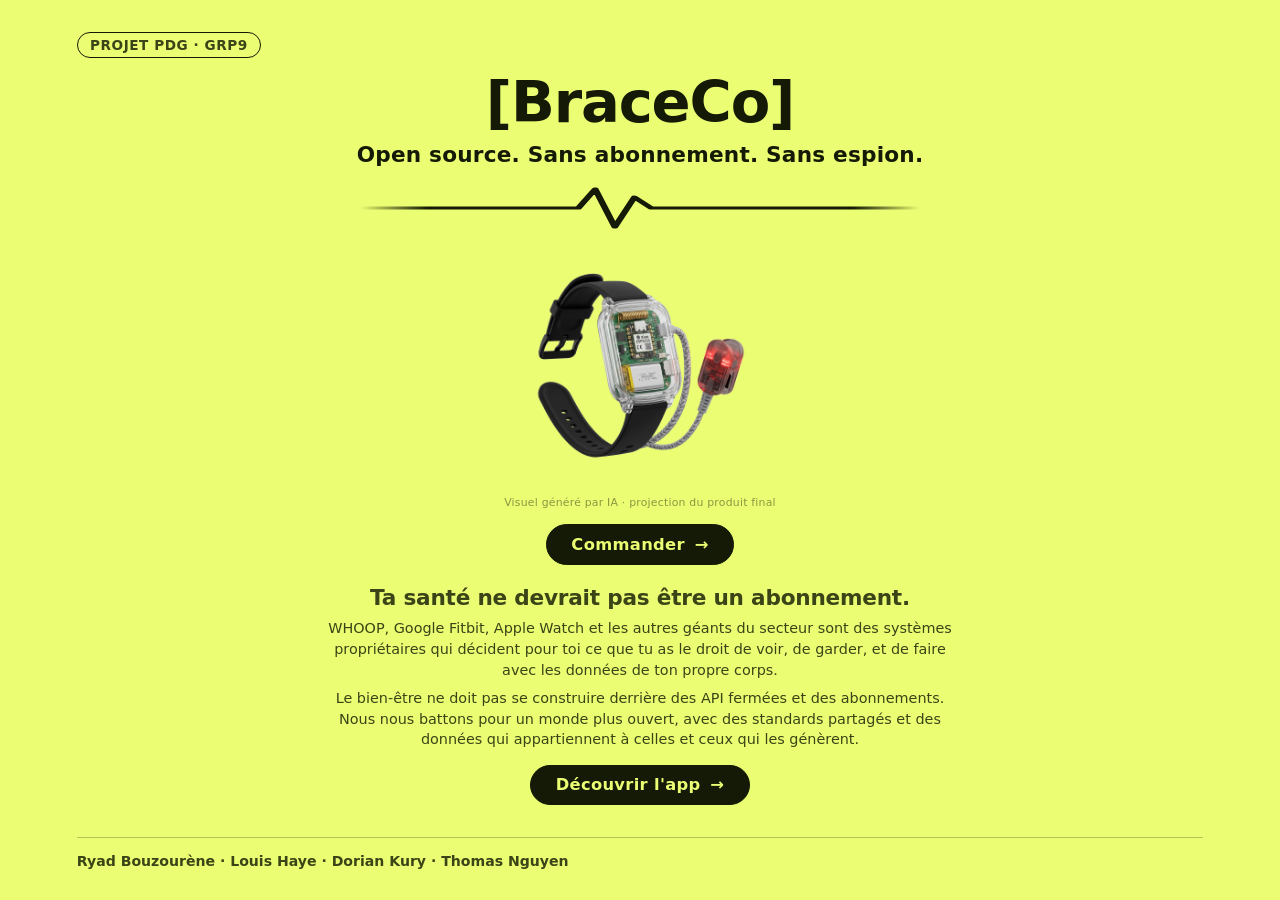
<file: index.html>
<!doctype html>
<html lang="fr">
<head>
  <meta charset="utf-8">
  <meta name="viewport" content="width=device-width, initial-scale=1">
  <title>Montre connectée — Suivi santé au quotidien</title>
  <style>
    :root {
      --bg: #EBFD73;               /* aligné sur le fond de mockup3.jpg */
      --ink: #141a05;
      --ink-soft: #3a4416;
    }

    * { box-sizing: border-box; }

    /* La page est dimensionnée pour tenir en un écran : aucune barre de scroll
       n'apparaît. Pas d'overflow:hidden pour autant — si des métriques de police
       différentes débordent de quelques pixels, mieux vaut scroller que perdre
       le pied de page en silence. */
    html, body {
      height: auto;
      margin: 0;
    }

    body {
      background: var(--bg);
      color: var(--ink);
      font-family: system-ui, -apple-system, "Segoe UI", Roboto, sans-serif;
      -webkit-font-smoothing: antialiased;
    }

    .page {
      min-height: 100vh;
      display: flex;
      flex-direction: column;
      padding: clamp(1rem, 3.5vh, 2.5rem) clamp(1.5rem, 6vw, 5rem);
    }

    /* En-tête léger */
    .topbar {
      display: flex;
      align-items: center;
      justify-content: space-between;
      flex-wrap: wrap;
      gap: 0.5rem;
      font-size: clamp(0.72rem, 1.6vw, 0.85rem);
      font-weight: 600;
      letter-spacing: 0.04em;
      text-transform: uppercase;
      color: var(--ink-soft);
    }

    .topbar .tag {
      border: 1.5px solid var(--ink);
      border-radius: 999px;
      padding: 0.3em 0.9em;
    }

    /* Hero central : l'espace entre les blocs est confié à des marges
       flexibles (margin-top: auto sur les sections), pas à des gaps fixes —
       la respiration s'adapte à la hauteur d'écran au lieu d'être figée. */
    .hero {
      flex: 1;
      display: flex;
      flex-direction: column;
      align-items: center;
      justify-content: center;
      text-align: center;
    }

    .hero h1 {
      margin: 0;
      font-size: clamp(2.4rem, 8.5vw, 5.2rem);
      line-height: 1.02;
      letter-spacing: -0.02em;
      font-weight: 800;
    }

    .tagline {
      margin: clamp(0.7rem, 2vh, 1.3rem) 0 0;
      font-size: clamp(0.95rem, 2.6vw, 1.35rem);
      font-weight: 700;
      letter-spacing: 0.01em;
    }
    .tagline .dot { color: var(--ink-soft); font-weight: 400; margin: 0 0.15em; }

    /* Ligne ECG animée — seul mouvement de la page, et il est thématique. */
    .pulse {
      width: min(560px, 80vw);
      height: clamp(34px, 6vh, 56px);
      margin-top: clamp(1rem, 3vh, 2rem);
      overflow: hidden;
      -webkit-mask-image: linear-gradient(90deg, transparent, #000 12%, #000 88%, transparent);
              mask-image: linear-gradient(90deg, transparent, #000 12%, #000 88%, transparent);
    }
    .pulse svg {
      display: block;
      height: 100%;
      width: 200%;
      animation: ecg-scroll 2.6s linear infinite;
    }
    .pulse path {
      fill: none;
      stroke: var(--ink);
      stroke-width: 2.4;
      stroke-linecap: round;
      stroke-linejoin: round;
    }
    @keyframes ecg-scroll {
      from { transform: translateX(0); }
      to   { transform: translateX(-50%); }
    }

    /* Produit */
    .showcase {
      display: flex;
      flex-direction: column;
      align-items: center;
      margin-top: clamp(1.2rem, 4vh, 2.6rem);
    }

    /* Le fond du JPEG est exactement --bg : aucune ombre ni cadre, il flotte.
       (Une ombre est impossible ici : le JPEG est opaque, donc drop-shadow
       dessinerait son rectangle et non la silhouette du produit.) */
    .showcase img {
      width: auto;
      height: auto;
      max-width: min(360px, 66vw);
      max-height: 28vh;
      object-fit: contain;
      display: block;
    }

    /* Mention discrète : présente pour l'honnêteté, pas pour attirer l'œil. */
    .disclaimer {
      margin: 0.6rem 0 0;
      font-size: clamp(0.58rem, 1.2vw, 0.68rem);
      font-weight: 400;
      letter-spacing: 0.02em;
      line-height: 1.4;
      color: rgba(20, 26, 5, 0.45);
    }

    .cta {
      display: inline-flex;
      align-items: center;
      gap: 0.6em;
      margin-top: clamp(1rem, 2.6vh, 1.8rem);
      background: var(--ink);
      color: var(--bg);
      border: 1.5px solid var(--ink);
      border-radius: 999px;
      padding: 0.7em 1.7em;
      font-size: clamp(0.88rem, 2vw, 1.02rem);
      font-weight: 700;
      letter-spacing: 0.02em;
      text-decoration: none;
    }
    .cta .arrow { transition: transform 0.18s ease; }
    .cta:hover .arrow { transform: translateX(3px); }


    /* Bloc manifeste */
    .manifesto {
      max-width: 62ch;
      display: flex;
      flex-direction: column;
      gap: clamp(0.5rem, 1.6vh, 1rem);
      margin-top: clamp(1.6rem, 5vh, 3.2rem);
    }
    .manifesto .lead {
      margin: 0;
      font-size: clamp(1.1rem, 3vw, 1.7rem);
      font-weight: 800;
      letter-spacing: -0.01em;
      line-height: 1.15;
    }
    .manifesto p {
      margin: 0;
      font-size: clamp(0.82rem, 1.9vw, 1rem);
      line-height: 1.5;
      color: var(--ink-soft);
    }

    /* Pied de page */
    .footer {
      display: flex;
      align-items: baseline;
      justify-content: space-between;
      flex-wrap: wrap;
      gap: 0.4rem 1rem;
      margin-top: clamp(1.2rem, 3.5vh, 2.4rem);
      font-size: clamp(0.7rem, 1.7vw, 0.88rem);
      color: var(--ink-soft);
      border-top: 1.5px solid rgba(20, 26, 5, 0.25);
      padding-top: clamp(0.6rem, 1.6vh, 1rem);
    }
    .footer .team { font-weight: 600; }

    /* Palier compact : sur un laptop (~810px de viewport utile) tout doit
       tenir sans scroll. On resserre le titre et les interlignes. */
    @media (max-height: 1100px) {
      .hero h1 { font-size: clamp(2.1rem, 6vw, 3.6rem); }
      .tagline { margin-top: 0.6rem; }
      .pulse { margin-top: 0.9rem; }
      .showcase { margin-top: 1rem; }
      .showcase img { max-height: 26vh; }
      .cta { margin-top: 0.9rem; padding: 0.6em 1.5em; }
      .manifesto { margin-top: 1.3rem; gap: 0.45rem; }
      .manifesto .lead { font-size: clamp(1rem, 2.4vw, 1.35rem); }
      .manifesto p { font-size: clamp(0.78rem, 1.6vw, 0.9rem); line-height: 1.45; }
      .footer { margin-top: 1rem; }
    }

    /* En dessous, plus rien ne peut tenir en un écran : on laisse la page
       scroller et on rend au produit une taille décente. */
    @media (max-height: 780px) {
      .page { min-height: auto; }
      .showcase img { max-height: 30vh; }
    }

    @media (max-width: 700px) {
      .page { min-height: auto; }
      .showcase img { max-width: 78vw; max-height: 34vh; }
      .manifesto { max-width: 100%; }
    }

    @media (prefers-reduced-motion: reduce) {
      .pulse svg { animation: none; }
    }
  </style>
</head>
<body>
  <main class="page">
    <header class="topbar">
      <span class="tag">Projet PDG · GRP9</span>
    </header>

    <section class="hero">
      <h1>[BraceCo]</h1>
      <p class="tagline">
        Open source. Sans abonnement. Sans espion.
      </p>

      <div class="pulse" aria-hidden="true">
        <svg viewBox="0 0 400 40" preserveAspectRatio="none">
          <path d="M0 20 H72 l6 0 l6 -14 l7 28 l7 -22 l6 8 H200 H272 l6 0 l6 -14 l7 28 l7 -22 l6 8 H400" />
        </svg>
      </div>

      <div class="showcase">
        <img src="./mockup.jpg"
             alt="Le bracelet connecté : boîtier transparent laissant voir la carte ESP32-S3 et sa batterie, bracelet noir, capteur optique rouge déporté."
             width="1024" height="1024">

        <p class="disclaimer">
          Visuel généré par IA · projection du produit final
        </p>

        <a class="cta" href="commander.html">Commander <span class="arrow" aria-hidden="true">→</span></a>
      </div>

      <div class="manifesto">
        <p class="lead">Ta santé ne devrait pas être un abonnement.</p>
        <p>
          WHOOP, Google Fitbit, Apple Watch et les autres géants du secteur sont des
          systèmes propriétaires qui décident pour toi ce que tu as le droit de voir,
          de garder, et de faire avec les données de ton propre corps.
        </p>
        <p>
          Le bien-être ne doit pas se construire derrière des API fermées et des
          abonnements. Nous nous battons pour un monde plus ouvert, avec des standards
          partagés et des données qui appartiennent à celles et ceux qui les génèrent.
        </p>
      </div>

      <a class="cta" href="app.html">Découvrir l'app <span class="arrow" aria-hidden="true">→</span></a>
    </section>

    <footer class="footer">
      <span class="team">Ryad Bouzourène · Louis Haye · Dorian Kury · Thomas Nguyen</span>
    </footer>
  </main>
</body>
</html>
</file>
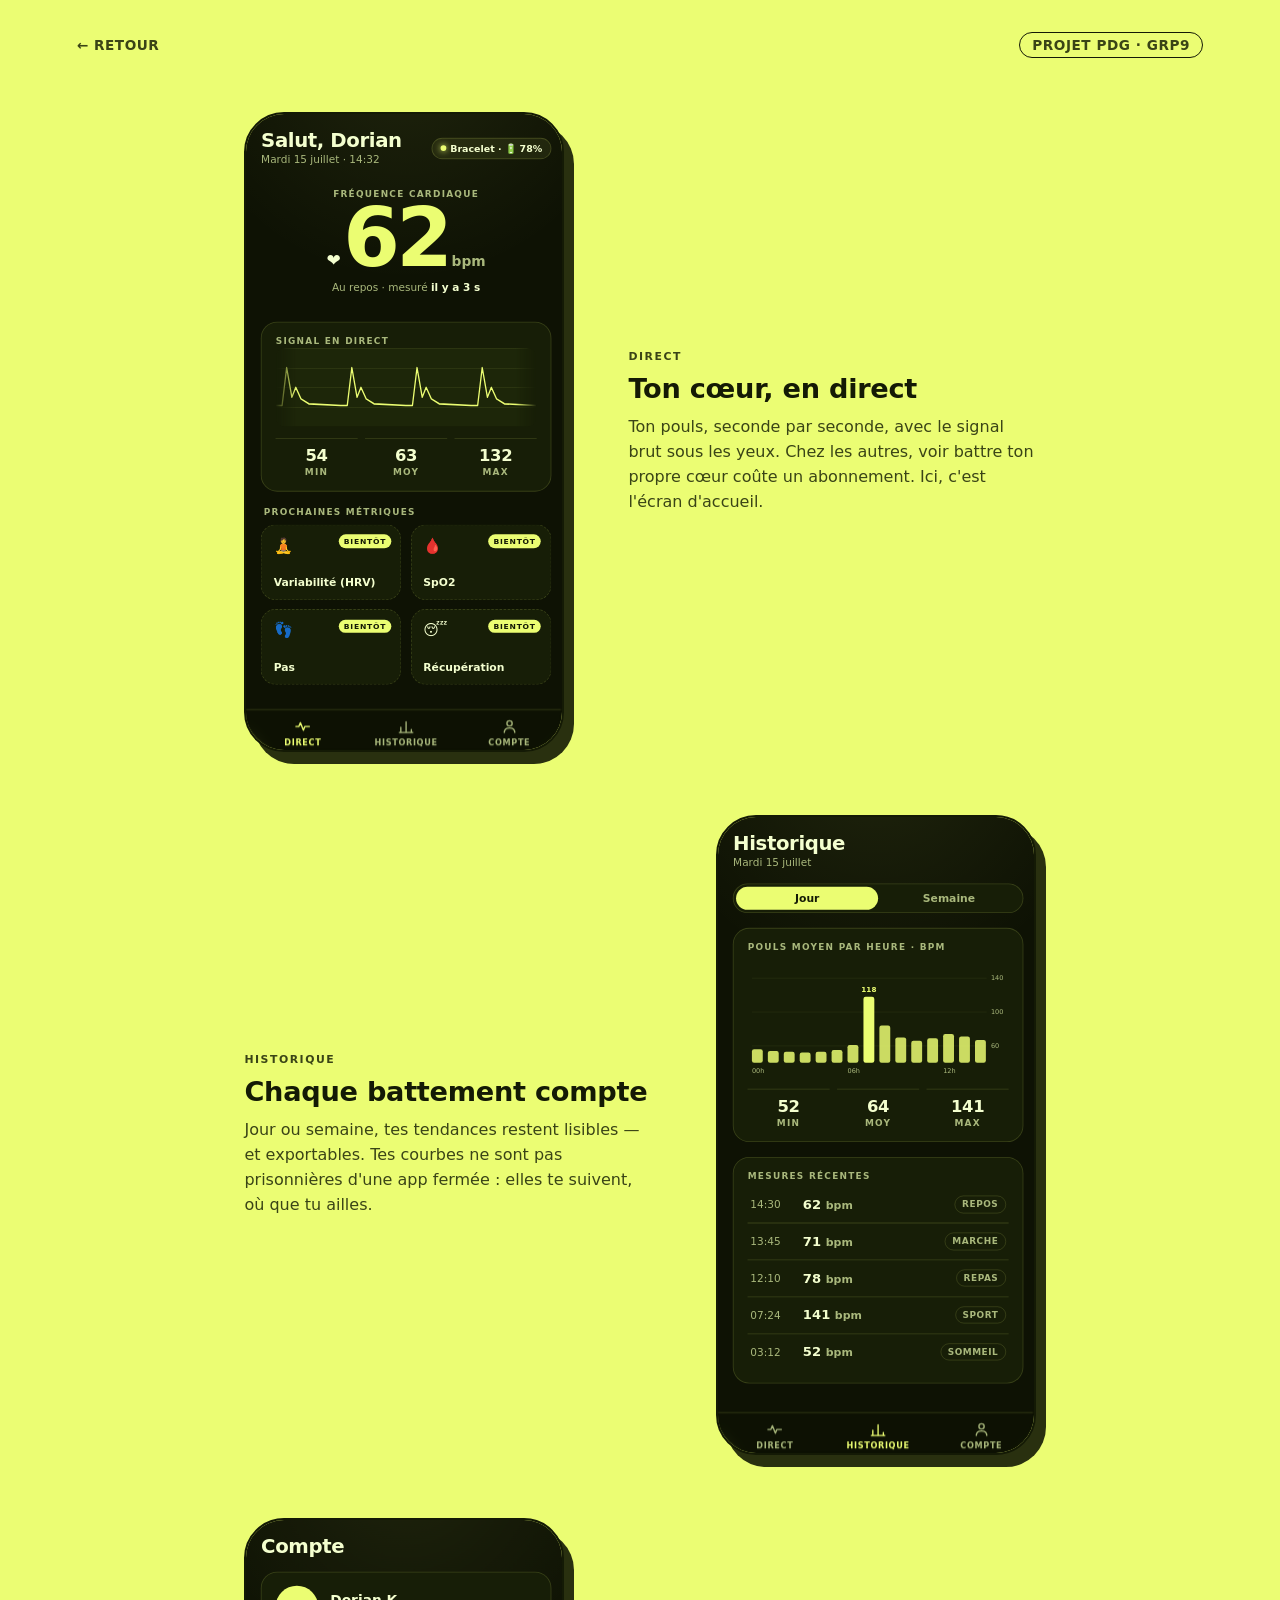
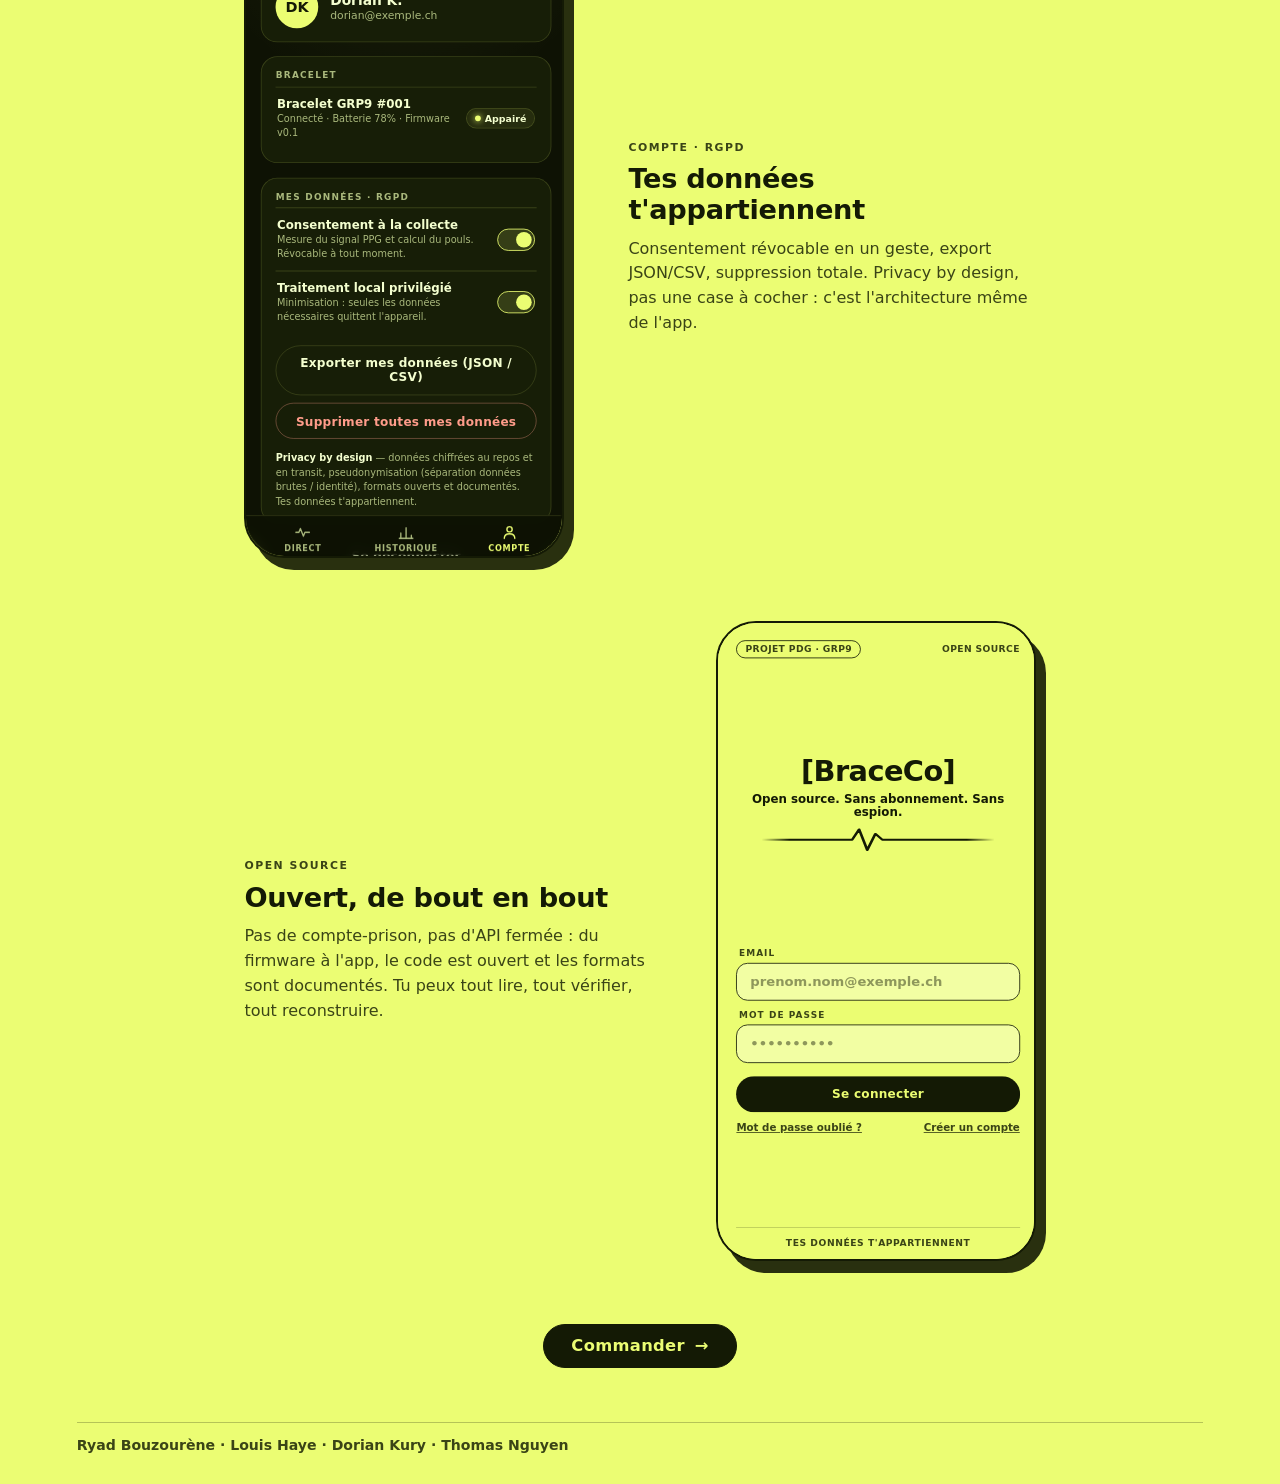
<file: app.html>
<!doctype html>
<html lang="fr">
<head>
  <meta charset="utf-8">
  <meta name="viewport" content="width=device-width, initial-scale=1">
  <title>Découvrir l'app — Montre connectée</title>
  <style>
    :root {
      --bg: #EBFD73;
      --ink: #141a05;
      --ink-soft: #3a4416;
    }

    * { box-sizing: border-box; }

    html, body {
      height: auto;
      margin: 0;
    }

    body {
      background: var(--bg);
      color: var(--ink);
      font-family: system-ui, -apple-system, "Segoe UI", Roboto, sans-serif;
      -webkit-font-smoothing: antialiased;
    }

    .page {
      min-height: 100vh;
      display: flex;
      flex-direction: column;
      padding: clamp(1rem, 3.5vh, 2.5rem) clamp(1.5rem, 6vw, 5rem);
    }

    /* En-tête léger, repris de la landing */
    .topbar {
      display: flex;
      align-items: center;
      justify-content: space-between;
      flex-wrap: wrap;
      gap: 0.5rem;
      font-size: clamp(0.72rem, 1.6vw, 0.85rem);
      font-weight: 600;
      letter-spacing: 0.04em;
      text-transform: uppercase;
      color: var(--ink-soft);
    }
    .topbar .tag {
      border: 1.5px solid var(--ink);
      border-radius: 999px;
      padding: 0.3em 0.9em;
    }
    .topbar .back {
      color: inherit;
      text-decoration: none;
    }
    .topbar .back:hover { color: var(--ink); }

    /* Vitrine : 4 rangées écran + texte, alternées gauche/droite. */
    .showcase-app {
      flex: 1;
      display: flex;
      flex-direction: column;
      align-items: center;
      gap: clamp(2.5rem, 7vh, 4.5rem);
      margin-top: clamp(2rem, 6vh, 3.5rem);
    }

    .feature {
      display: flex;
      align-items: center;
      justify-content: center;
      gap: clamp(1.6rem, 5vw, 4rem);
      width: 100%;
      max-width: 880px;
    }
    .feature--flip { flex-direction: row-reverse; }

    .feature-text { max-width: 40ch; }
    .feature-text .kicker {
      margin: 0 0 0.5rem;
      font-size: 0.68rem;
      font-weight: 800;
      letter-spacing: 0.14em;
      text-transform: uppercase;
      color: var(--ink-soft);
    }
    .feature-text h2 {
      margin: 0;
      font-size: clamp(1.15rem, 3vw, 1.7rem);
      font-weight: 800;
      letter-spacing: -0.01em;
      line-height: 1.12;
    }
    .feature-text p {
      margin: 0.7rem 0 0;
      font-size: clamp(0.84rem, 1.9vw, 1rem);
      line-height: 1.55;
      color: var(--ink-soft);
    }

    /* Cadre téléphone — reprend l'identité du cadre de mockup/styles.css
       (bordure encre 2.5px, radius 40px, ombre dure décalée).
       L'iframe est rendue à 390px de large : sous le seuil de 560px de la
       feuille du mockup, l'écran s'affiche donc en mode mobile plein cadre
       (sans son propre cadre téléphone), et c'est cette page qui dessine le
       cadre autour. Le scale ramène ces 390px à la largeur du .phone ;
       transform ne changeant pas la boîte de layout, la hauteur du cadre est
       fixée à 780px × scale. */
    .phone {
      flex: none;
      width: 320px;
      height: 640px; /* 780 × 0.821 */
      border: 2.5px solid var(--ink);
      border-radius: 40px;
      overflow: hidden;
      box-shadow: 10px 12px 0 rgba(20, 26, 5, 0.9);
      background: var(--ink);
    }
    .phone iframe {
      display: block;
      width: 390px;
      height: 780px;
      border: 0;
      pointer-events: none; /* vitrine statique : pas de navigation */
      transform: scale(0.821); /* 320 / 390 */
      transform-origin: top left;
    }

    /* CTA final : après la visite, on renvoie vers la commande. */
    .cta {
      display: inline-flex;
      align-items: center;
      gap: 0.6em;
      background: var(--ink);
      color: var(--bg);
      border: 1.5px solid var(--ink);
      border-radius: 999px;
      padding: 0.7em 1.7em;
      font-size: clamp(0.88rem, 2vw, 1.02rem);
      font-weight: 700;
      letter-spacing: 0.02em;
      text-decoration: none;
    }
    .cta .arrow { transition: transform 0.18s ease; }
    .cta:hover .arrow { transform: translateX(3px); }

    /* Pied de page, repris de la landing */
    .footer {
      display: flex;
      align-items: baseline;
      justify-content: space-between;
      flex-wrap: wrap;
      gap: 0.4rem 1rem;
      margin-top: clamp(2rem, 6vh, 3.5rem);
      font-size: clamp(0.7rem, 1.7vw, 0.88rem);
      color: var(--ink-soft);
      border-top: 1.5px solid rgba(20, 26, 5, 0.25);
      padding-top: clamp(0.6rem, 1.6vh, 1rem);
    }
    .footer .team { font-weight: 600; }

    @media (max-width: 700px) {
      .feature,
      .feature--flip {
        flex-direction: column;
        gap: 1.4rem;
      }
      .feature-text { text-align: center; max-width: 48ch; }
      .phone {
        width: 264px;
        height: 528px; /* 780 × 0.677 */
      }
      .phone iframe { transform: scale(0.677); } /* 264 / 390 */
    }
  </style>
</head>
<body>
  <main class="page">
    <header class="topbar">
      <a class="back" href="index.html">← Retour</a>
      <span class="tag">Projet PDG · GRP9</span>
    </header>

    <section class="showcase-app">
      <div class="feature">
        <div class="phone">
          <iframe src="mockup/dashboard.html" title="Écran Direct : fréquence cardiaque en temps réel"
                  loading="lazy" tabindex="-1" scrolling="no"></iframe>
        </div>
        <div class="feature-text">
          <p class="kicker">Direct</p>
          <h2>Ton cœur, en direct</h2>
          <p>
            Ton pouls, seconde par seconde, avec le signal brut sous les yeux.
            Chez les autres, voir battre ton propre cœur coûte un abonnement.
            Ici, c'est l'écran d'accueil.
          </p>
        </div>
      </div>

      <div class="feature feature--flip">
        <div class="phone">
          <iframe src="mockup/history.html" title="Écran Historique : pouls moyen par heure et mesures récentes"
                  loading="lazy" tabindex="-1" scrolling="no"></iframe>
        </div>
        <div class="feature-text">
          <p class="kicker">Historique</p>
          <h2>Chaque battement compte</h2>
          <p>
            Jour ou semaine, tes tendances restent lisibles — et exportables.
            Tes courbes ne sont pas prisonnières d'une app fermée :
            elles te suivent, où que tu ailles.
          </p>
        </div>
      </div>

      <div class="feature">
        <div class="phone">
          <iframe src="mockup/account.html" title="Écran Compte : consentement, export et suppression des données"
                  loading="lazy" tabindex="-1" scrolling="no"></iframe>
        </div>
        <div class="feature-text">
          <p class="kicker">Compte · RGPD</p>
          <h2>Tes données t'appartiennent</h2>
          <p>
            Consentement révocable en un geste, export JSON/CSV, suppression
            totale. Privacy by design, pas une case à cocher : c'est
            l'architecture même de l'app.
          </p>
        </div>
      </div>

      <div class="feature feature--flip">
        <div class="phone">
          <iframe src="mockup/login.html" title="Écran de connexion de l'app"
                  loading="lazy" tabindex="-1" scrolling="no"></iframe>
        </div>
        <div class="feature-text">
          <p class="kicker">Open source</p>
          <h2>Ouvert, de bout en bout</h2>
          <p>
            Pas de compte-prison, pas d'API fermée : du firmware à l'app,
            le code est ouvert et les formats sont documentés. Tu peux tout
            lire, tout vérifier, tout reconstruire.
          </p>
        </div>
      </div>

      <a class="cta" href="commander.html">Commander <span class="arrow" aria-hidden="true">→</span></a>
    </section>

    <footer class="footer">
      <span class="team">Ryad Bouzourène · Louis Haye · Dorian Kury · Thomas Nguyen</span>
    </footer>
  </main>
</body>
</html>
</file>
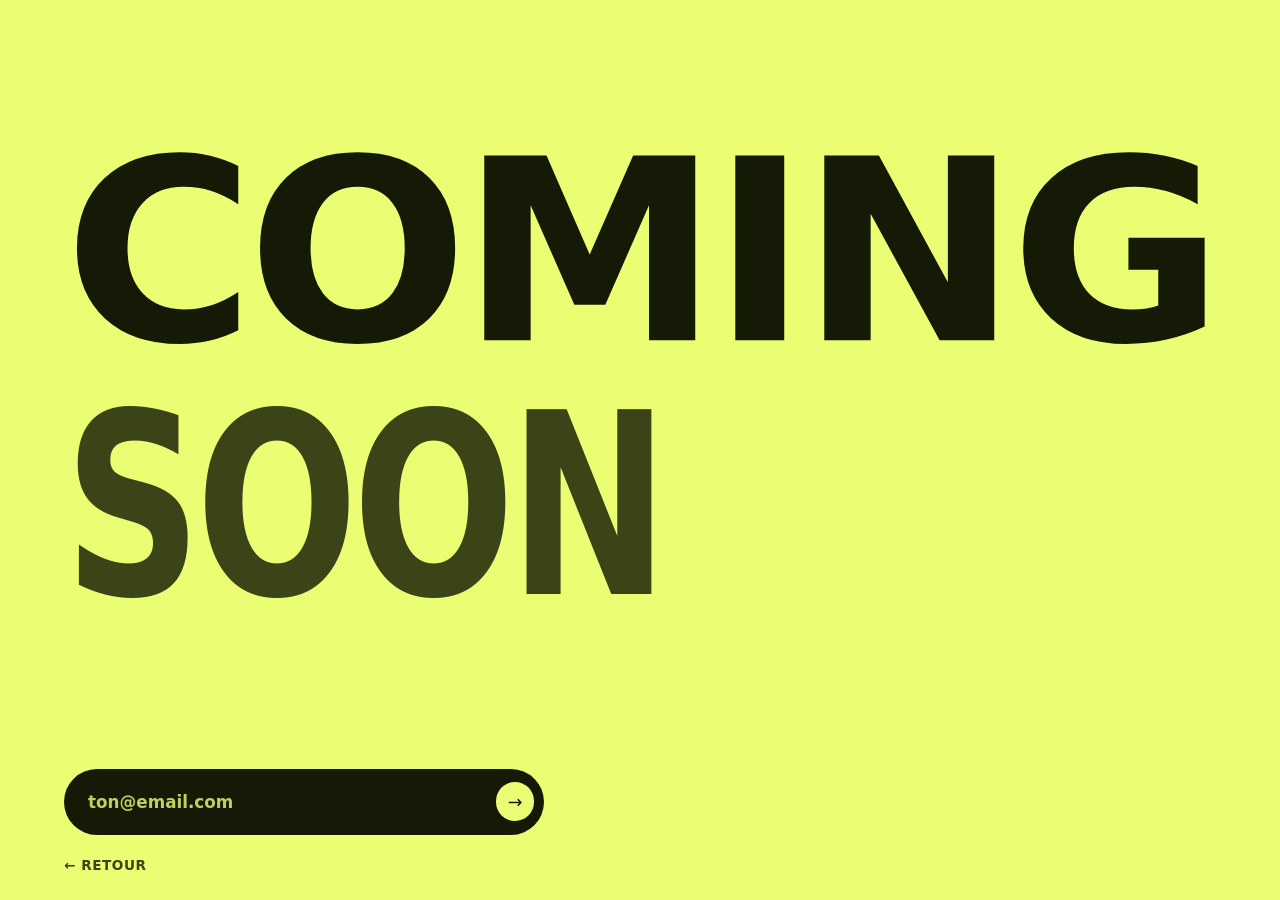
<file: commander.html>
<!doctype html>
<html lang="fr">
<head>
  <meta charset="utf-8">
  <meta name="viewport" content="width=device-width, initial-scale=1">
  <title>Commander — bientôt disponible</title>
  <style>
    :root {
      --bg: #EBFD73;               /* même fond que la page principale */
      --ink: #141a05;
      --ink-soft: #3a4416;
      --ink-faint: rgba(20, 26, 5, 0.35);
    }

    * { box-sizing: border-box; }

    html, body {
      height: 100%;
      margin: 0;
      overflow: hidden;
    }

    body {
      background: var(--bg);
      color: var(--ink);
      font-family: system-ui, -apple-system, "Segoe UI", Roboto, sans-serif;
      -webkit-font-smoothing: antialiased;
    }

    .page {
      min-height: 100vh;
      display: flex;
      flex-direction: column;
      padding: clamp(1rem, 3vh, 2rem) clamp(1.25rem, 5vw, 4rem);
      gap: clamp(0.8rem, 2.5vh, 1.6rem);
    }

    /* Titre : COMING remplit toute la largeur (textLength + lengthAdjust,
       stable quelle que soit la fonte). SOON, plus petit, reste calé à
       gauche — l'asymétrie fait respirer la page. */
    .soon {
      flex: 1;
      margin: 0;
      display: flex;
      flex-direction: column;
      justify-content: center;
      gap: 0;
    }
    .soon svg {
      display: block;
      width: 100%;
      overflow: visible;
    }
    .soon svg.l2 { width: 52%; }
    .soon text {
      font-family: inherit;
      font-weight: 900;
      letter-spacing: -0.03em;
    }
    .soon .l1 text { fill: var(--ink); }
    .soon .l2 text { fill: var(--ink-soft); }

    .soon .l1 { opacity: 0; animation: rise 0.7s ease 0.1s forwards; }
    .soon .l2 { opacity: 0; animation: rise 0.7s ease 0.25s forwards; }

    @keyframes rise {
      from { opacity: 0; transform: translateY(14px); }
      to   { opacity: 1; transform: translateY(0); }
    }

    /* Ligne email : la seule tache sombre de la page, impossible à rater. */
    .signup {
      opacity: 0;
      animation: rise 0.6s ease 0.5s forwards;
      max-width: 30rem;
    }

    .field {
      display: flex;
      align-items: center;
      gap: 1rem;
      background: var(--ink);
      border-radius: 999px;
      padding: 0.85em 0.6em 0.85em 1.5em;
    }

    .field input {
      flex: 1;
      min-width: 0;
      background: none;
      border: 0;
      padding: 0;
      color: var(--bg);
      font: inherit;
      font-size: clamp(0.9rem, 2vw, 1.05rem);
      font-weight: 600;
      cursor: pointer;
    }
    .field input::placeholder { color: rgba(235, 253, 115, 0.8); }
    .field input:focus { outline: none; }

    .field button {
      background: var(--bg);
      border: 0;
      border-radius: 999px;
      width: 2.2em;
      height: 2.2em;
      flex-shrink: 0;
      display: grid;
      place-items: center;
      color: var(--ink);
      font: inherit;
      font-size: 1.1rem;
      cursor: pointer;
      transition: transform 0.18s ease;
    }
    .field button:hover { transform: translateX(3px); }

    .joke {
      margin: 0.7rem 0 0 1.5em;
      color: var(--ink);
      font-size: clamp(0.85rem, 1.9vw, 0.95rem);
      font-weight: 700;
      opacity: 0;
      transform: translateY(-4px);
      transition: opacity 0.3s ease, transform 0.3s ease;
    }
    .joke.show { opacity: 1; transform: translateY(0); }

    .back {
      align-self: flex-start;
      color: var(--ink-soft);
      font-size: clamp(0.72rem, 1.6vw, 0.85rem);
      font-weight: 600;
      letter-spacing: 0.04em;
      text-transform: uppercase;
      text-decoration: none;
      transition: color 0.18s ease;
    }
    .back:hover { color: var(--ink); }

    @media (max-height: 560px) {
      html, body { overflow: auto; height: auto; }
      .page { min-height: auto; }
    }

    @media (prefers-reduced-motion: reduce) {
      .soon .l1, .soon .l2, .signup { animation: none; opacity: 1; }
      .joke { transition: none; }
    }
  </style>
</head>
<body>
  <main class="page">
    <h1 class="soon">
      <svg class="l1" viewBox="0 0 100 22" role="img" aria-label="Coming soon">
        <text x="0" y="18" textLength="100" lengthAdjust="spacingAndGlyphs" font-size="22">COMING</text>
      </svg>
      <svg class="l2" viewBox="0 0 52 22" aria-hidden="true">
        <text x="0" y="18" textLength="52" lengthAdjust="spacingAndGlyphs" font-size="22">SOON</text>
      </svg>
    </h1>

    <div class="signup">
      <div class="field">
        <input id="mail" type="email" placeholder="ton@email.com" readonly autocomplete="off"
               aria-label="Ton adresse email pour être averti au lancement">
        <button id="go" type="button" aria-label="M'avertir au lancement">→</button>
      </div>
      <p id="joke" class="joke" role="status" hidden>C'est juste un mockup ;)</p>
    </div>

    <a class="back" href="index.html">← Retour</a>
  </main>

  <script>
    const joke = document.getElementById('joke');
    const mail = document.getElementById('mail');

    function reveal() {
      joke.hidden = false;
      requestAnimationFrame(() => joke.classList.add('show'));
    }

    mail.addEventListener('focus', reveal);
    mail.addEventListener('click', reveal);
    document.getElementById('go').addEventListener('click', reveal);
  </script>
</body>
</html>
</file>
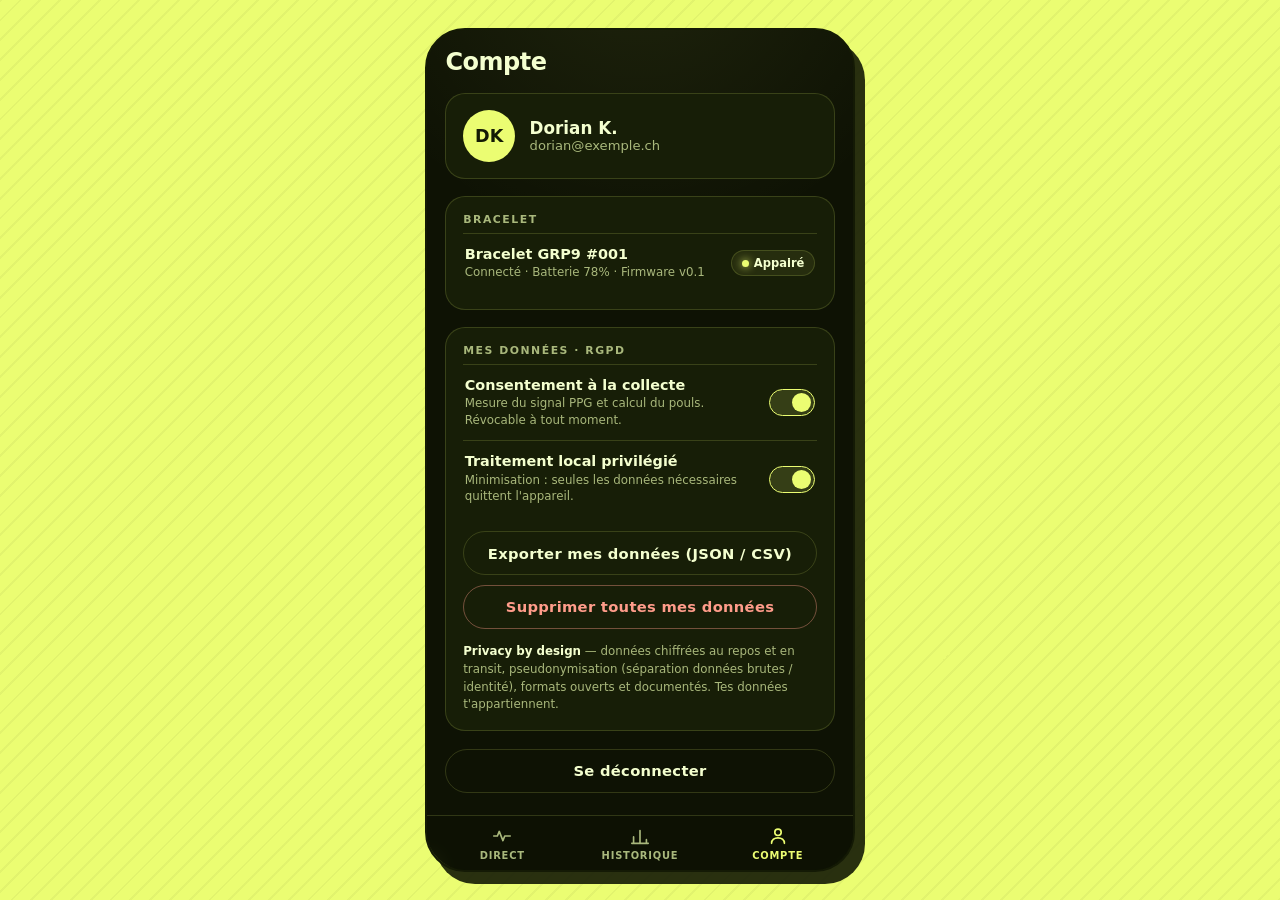
<file: mockup/account.html>
<!doctype html>
<html lang="fr">
<head>
  <meta charset="utf-8">
  <meta name="viewport" content="width=device-width, initial-scale=1">
  <title>Compte — [Nom du projet]</title>
  <link rel="stylesheet" href="styles.css">
</head>
<body>
  <main class="app app--dark">
    <div class="screen">

      <header class="appbar">
        <div>
          <h1>Compte</h1>
        </div>
      </header>

      <section class="card profile">
        <div class="avatar" aria-hidden="true">DK</div>
        <div class="who">
          <p class="name">Dorian K.</p>
          <p class="mail">dorian@exemple.ch</p>
        </div>
      </section>

      <section class="card">
        <p class="card-title micro" style="margin-bottom: 0.4rem;">Bracelet</p>
        <div class="setting">
          <div>
            <div class="label">Bracelet GRP9 #001</div>
            <p class="hint">Connecté · Batterie 78% · Firmware v0.1</p>
          </div>
          <span class="device"><span class="led"></span>Appairé</span>
        </div>
      </section>

      <section class="card">
        <p class="card-title micro" style="margin-bottom: 0.4rem;">Mes données · RGPD</p>

        <div class="setting">
          <div>
            <div class="label">Consentement à la collecte</div>
            <p class="hint">Mesure du signal PPG et calcul du pouls. Révocable à tout moment.</p>
          </div>
          <label class="switch">
            <input type="checkbox" checked aria-label="Consentement à la collecte">
            <span class="track"></span>
          </label>
        </div>

        <div class="setting">
          <div>
            <div class="label">Traitement local privilégié</div>
            <p class="hint">Minimisation : seules les données nécessaires quittent l'appareil.</p>
          </div>
          <label class="switch">
            <input type="checkbox" checked aria-label="Traitement local privilégié">
            <span class="track"></span>
          </label>
        </div>

        <div style="margin-top: 0.9rem;">
          <a class="btn btn-ghost" href="#">Exporter mes données (JSON / CSV)</a>
          <a class="btn btn-danger" href="#">Supprimer toutes mes données</a>
        </div>

        <p class="note" style="margin-top: 0.9rem;">
          <b>Privacy by design</b> — données chiffrées au repos et en transit,
          pseudonymisation (séparation données brutes / identité), formats ouverts
          et documentés. Tes données t'appartiennent.
        </p>
      </section>

      <a class="btn btn-ghost" href="login.html">Se déconnecter</a>

      <nav class="tabbar" aria-label="Navigation principale">
        <a href="dashboard.html">
          <svg viewBox="0 0 24 24" aria-hidden="true"><path d="M3 12h4l2-5 4 10 2-5h6"/></svg>
          Direct
        </a>
        <a href="history.html">
          <svg viewBox="0 0 24 24" aria-hidden="true"><path d="M5 20v-7M12 20V6M19 20v-4M3 20h18"/></svg>
          Historique
        </a>
        <a href="account.html" class="on" aria-current="page">
          <svg viewBox="0 0 24 24" aria-hidden="true"><circle cx="12" cy="8" r="3.5"/><path d="M5 20c0-3.9 3.1-6 7-6s7 2.1 7 6"/></svg>
          Compte
        </a>
      </nav>

    </div>
  </main>
</body>
</html>
</file>
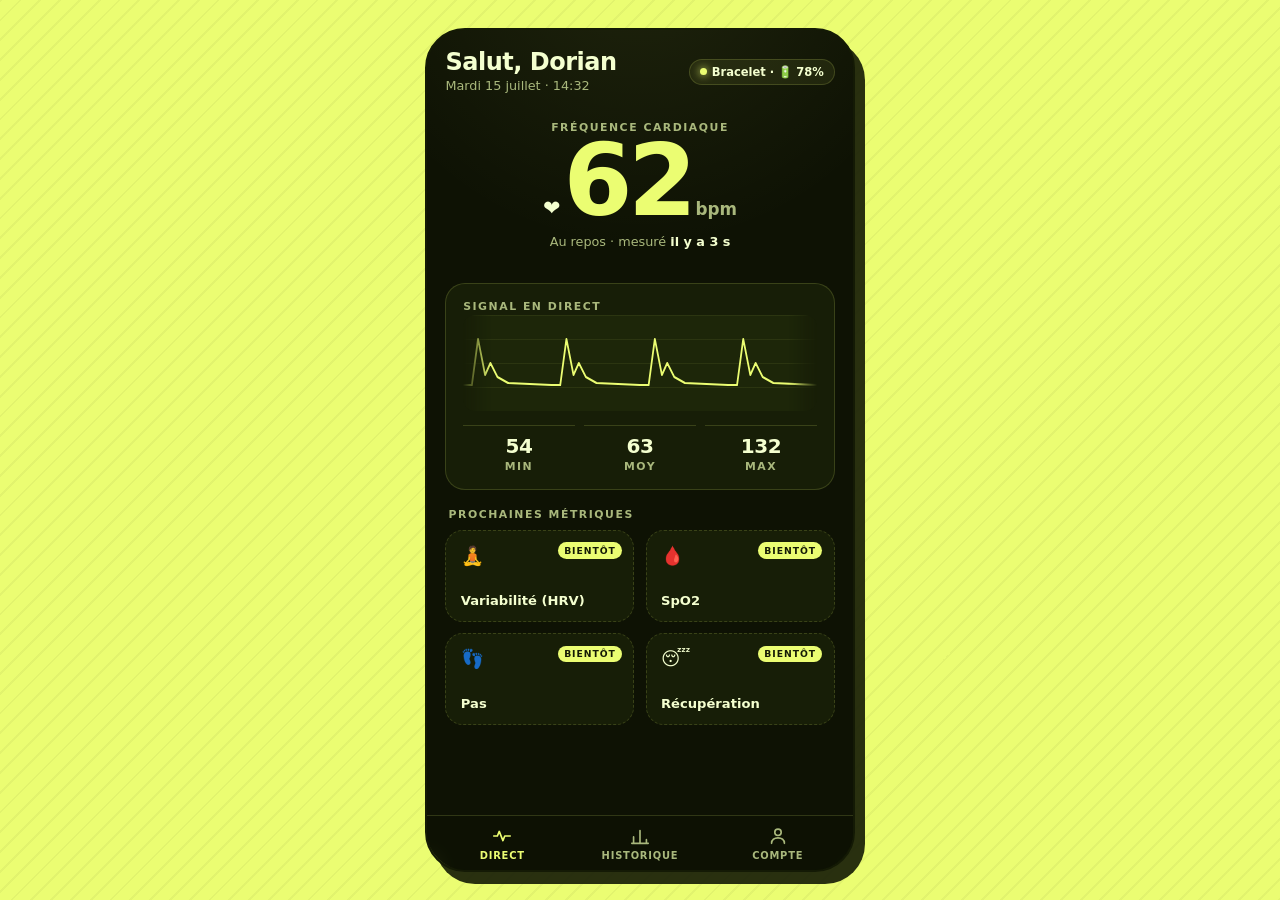
<file: mockup/dashboard.html>
<!doctype html>
<html lang="fr">
<head>
  <meta charset="utf-8">
  <meta name="viewport" content="width=device-width, initial-scale=1">
  <title>Dashboard — [Nom du projet]</title>
  <link rel="stylesheet" href="styles.css">
</head>
<body>
  <main class="app app--dark">
    <div class="screen">

      <header class="appbar">
        <div>
          <h1>Salut, Dorian</h1>
          <p class="sub">Mardi 15 juillet · 14:32</p>
        </div>
        <span class="device"><span class="led"></span>Bracelet · 🔋 78%</span>
      </header>

      <section class="bpm-hero">
        <span class="micro" style="color: var(--muted);">Fréquence cardiaque</span>
        <div class="bpm-value">
          <span class="heart" aria-hidden="true">❤️</span>
          <span class="n num">62</span>
          <span class="unit">bpm</span>
        </div>
        <p class="state">Au repos · mesuré <b>il y a 3 s</b></p>
      </section>

      <section class="card">
        <p class="card-title micro">Signal en direct</p>
        <div class="live-chart" aria-label="Courbe du pouls en temps réel">
          <svg viewBox="0 0 800 96" preserveAspectRatio="none" aria-hidden="true">
            <path d="M0 70
              l10 0 l7 -46 l8 36 l6 -12 l8 14 l12 6 l49 2
              l10 0 l7 -46 l8 36 l6 -12 l8 14 l12 6 l49 2
              l10 0 l7 -46 l8 36 l6 -12 l8 14 l12 6 l49 2
              l10 0 l7 -46 l8 36 l6 -12 l8 14 l12 6 l49 2
              l10 0 l7 -46 l8 36 l6 -12 l8 14 l12 6 l49 2
              l10 0 l7 -46 l8 36 l6 -12 l8 14 l12 6 l49 2
              l10 0 l7 -46 l8 36 l6 -12 l8 14 l12 6 l49 2
              l10 0 l7 -46 l8 36 l6 -12 l8 14 l12 6 l49 2" />
          </svg>
        </div>
        <div class="stat-row num">
          <div class="stat"><div class="v">54</div><div class="k micro">Min</div></div>
          <div class="stat"><div class="v">63</div><div class="k micro">Moy</div></div>
          <div class="stat"><div class="v">132</div><div class="k micro">Max</div></div>
        </div>
      </section>

      <section>
        <p class="micro" style="color: var(--muted); margin: 0 0 0.6rem 0.2rem;">Prochaines métriques</p>
        <div class="metrics">
          <div class="metric">
            <span class="ico" aria-hidden="true">🧘</span>
            <span class="soon">Bientôt</span>
            <span class="name">Variabilité (HRV)</span>
          </div>
          <div class="metric">
            <span class="ico" aria-hidden="true">🩸</span>
            <span class="soon">Bientôt</span>
            <span class="name">SpO2</span>
          </div>
          <div class="metric">
            <span class="ico" aria-hidden="true">👣</span>
            <span class="soon">Bientôt</span>
            <span class="name">Pas</span>
          </div>
          <div class="metric">
            <span class="ico" aria-hidden="true">😴</span>
            <span class="soon">Bientôt</span>
            <span class="name">Récupération</span>
          </div>
        </div>
      </section>

      <nav class="tabbar" aria-label="Navigation principale">
        <a href="dashboard.html" class="on" aria-current="page">
          <svg viewBox="0 0 24 24" aria-hidden="true"><path d="M3 12h4l2-5 4 10 2-5h6"/></svg>
          Direct
        </a>
        <a href="history.html">
          <svg viewBox="0 0 24 24" aria-hidden="true"><path d="M5 20v-7M12 20V6M19 20v-4M3 20h18"/></svg>
          Historique
        </a>
        <a href="account.html">
          <svg viewBox="0 0 24 24" aria-hidden="true"><circle cx="12" cy="8" r="3.5"/><path d="M5 20c0-3.9 3.1-6 7-6s7 2.1 7 6"/></svg>
          Compte
        </a>
      </nav>

    </div>
  </main>
</body>
</html>
</file>
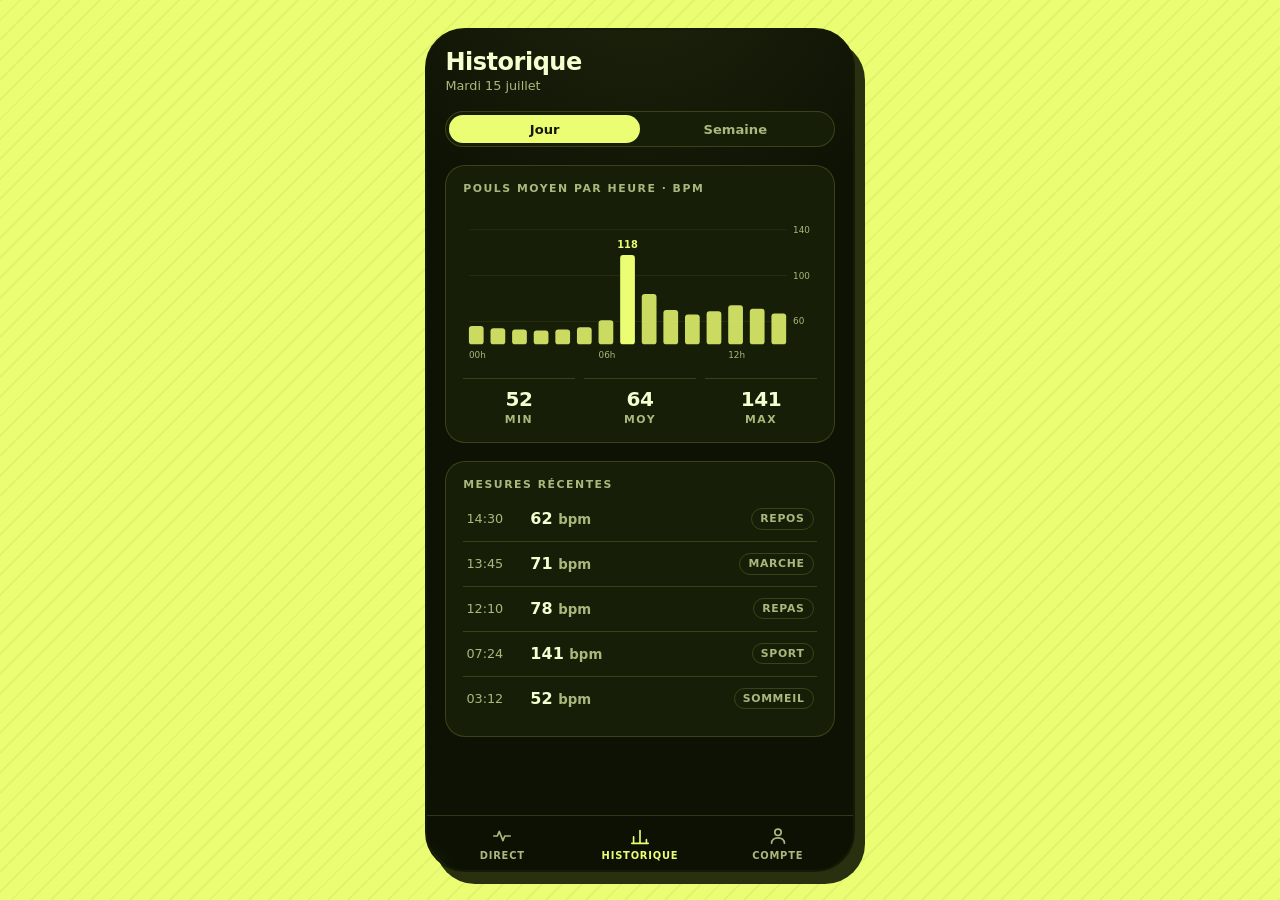
<file: mockup/history.html>
<!doctype html>
<html lang="fr">
<head>
  <meta charset="utf-8">
  <meta name="viewport" content="width=device-width, initial-scale=1">
  <title>Historique — [Nom du projet]</title>
  <link rel="stylesheet" href="styles.css">
</head>
<body>
  <main class="app app--dark">
    <div class="screen">

      <header class="appbar">
        <div>
          <h1>Historique</h1>
          <p class="sub">Mardi 15 juillet</p>
        </div>
      </header>

      <nav class="segmented" aria-label="Période">
        <a href="#" class="on" aria-current="true">Jour</a>
        <a href="#">Semaine</a>
      </nav>

      <section class="card bars">
        <p class="card-title micro">Pouls moyen par heure · bpm</p>
        <svg viewBox="0 0 360 170" role="img" aria-label="Pouls moyen par heure, de minuit à 14 heures">
          <!-- grille -->
          <line class="grid" x1="6" y1="126.7" x2="330" y2="126.7"/>
          <line class="grid" x1="6" y1="80"    x2="330" y2="80"/>
          <line class="grid" x1="6" y1="33.3"  x2="330" y2="33.3"/>
          <text class="axis" x="336" y="129.7">60</text>
          <text class="axis" x="336" y="83">100</text>
          <text class="axis" x="336" y="36.3">140</text>

          <!-- barres 00h → 14h -->
          <rect class="bar" x="6"   y="131.3" width="15" height="18.7" rx="3"/>
          <rect class="bar" x="28"  y="133.7" width="15" height="16.3" rx="3"/>
          <rect class="bar" x="50"  y="134.8" width="15" height="15.2" rx="3"/>
          <rect class="bar" x="72"  y="136"   width="15" height="14"   rx="3"/>
          <rect class="bar" x="94"  y="134.8" width="15" height="15.2" rx="3"/>
          <rect class="bar" x="116" y="132.5" width="15" height="17.5" rx="3"/>
          <rect class="bar" x="138" y="125.5" width="15" height="24.5" rx="3"/>
          <rect class="bar peak" x="160" y="59" width="15" height="91" rx="3"/>
          <rect class="bar" x="182" y="98.7"  width="15" height="51.3" rx="3"/>
          <rect class="bar" x="204" y="115"   width="15" height="35"   rx="3"/>
          <rect class="bar" x="226" y="119.7" width="15" height="30.3" rx="3"/>
          <rect class="bar" x="248" y="116.2" width="15" height="33.8" rx="3"/>
          <rect class="bar" x="270" y="110.3" width="15" height="39.7" rx="3"/>
          <rect class="bar" x="292" y="113.8" width="15" height="36.2" rx="3"/>
          <rect class="bar" x="314" y="118.5" width="15" height="31.5" rx="3"/>

          <!-- pic (course du matin) -->
          <text class="lbl-peak" x="167.5" y="52" text-anchor="middle">118</text>

          <!-- axe horaire -->
          <text class="axis" x="6" y="164">00h</text>
          <text class="axis" x="138" y="164">06h</text>
          <text class="axis" x="270" y="164">12h</text>
        </svg>
        <div class="stat-row num">
          <div class="stat"><div class="v">52</div><div class="k micro">Min</div></div>
          <div class="stat"><div class="v">64</div><div class="k micro">Moy</div></div>
          <div class="stat"><div class="v">141</div><div class="k micro">Max</div></div>
        </div>
      </section>

      <section class="card">
        <p class="card-title micro" style="margin-bottom: 0.4rem;">Mesures récentes</p>
        <div class="rows num">
          <div class="row"><span class="t">14:30</span><span class="v">62 <small>bpm</small></span><span class="ctx">Repos</span></div>
          <div class="row"><span class="t">13:45</span><span class="v">71 <small>bpm</small></span><span class="ctx">Marche</span></div>
          <div class="row"><span class="t">12:10</span><span class="v">78 <small>bpm</small></span><span class="ctx">Repas</span></div>
          <div class="row"><span class="t">07:24</span><span class="v">141 <small>bpm</small></span><span class="ctx">Sport</span></div>
          <div class="row"><span class="t">03:12</span><span class="v">52 <small>bpm</small></span><span class="ctx">Sommeil</span></div>
        </div>
      </section>

      <nav class="tabbar" aria-label="Navigation principale">
        <a href="dashboard.html">
          <svg viewBox="0 0 24 24" aria-hidden="true"><path d="M3 12h4l2-5 4 10 2-5h6"/></svg>
          Direct
        </a>
        <a href="history.html" class="on" aria-current="page">
          <svg viewBox="0 0 24 24" aria-hidden="true"><path d="M5 20v-7M12 20V6M19 20v-4M3 20h18"/></svg>
          Historique
        </a>
        <a href="account.html">
          <svg viewBox="0 0 24 24" aria-hidden="true"><circle cx="12" cy="8" r="3.5"/><path d="M5 20c0-3.9 3.1-6 7-6s7 2.1 7 6"/></svg>
          Compte
        </a>
      </nav>

    </div>
  </main>
</body>
</html>
</file>
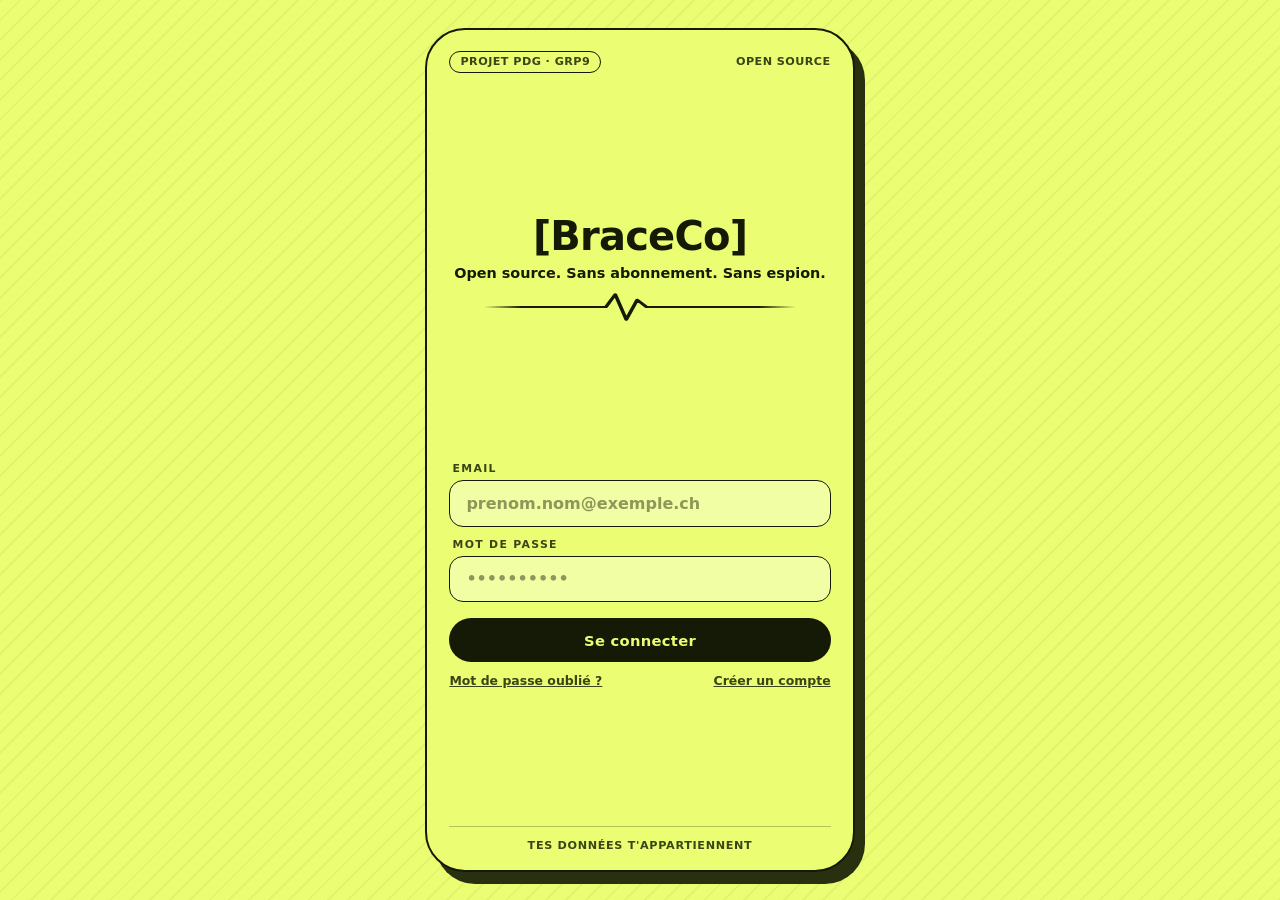
<file: mockup/login.html>
<!doctype html>
<html lang="fr">
<head>
  <meta charset="utf-8">
  <meta name="viewport" content="width=device-width, initial-scale=1">
  <title>Connexion — [BraceCo]</title>
  <link rel="stylesheet" href="styles.css">
</head>
<body>
  <main class="app">
    <div class="login">
      <header class="topbar">
        <span class="tag">Projet PDG · GRP9</span>
        <span>Open source</span>
      </header>

      <section class="login-hero">
        <h1>[BraceCo]</h1>
        <p class="tagline">Open source. Sans abonnement. Sans espion.</p>
        <div class="pulse" aria-hidden="true">
          <svg viewBox="0 0 400 40" preserveAspectRatio="none">
            <path d="M0 20 H72 l6 0 l6 -14 l7 28 l7 -22 l6 8 H200 H272 l6 0 l6 -14 l7 28 l7 -22 l6 8 H400" />
          </svg>
        </div>
      </section>

      <form class="login-form" action="dashboard.html" method="get">
        <div class="field">
          <label for="email">Email</label>
          <input id="email" type="email" placeholder="prenom.nom@exemple.ch" autocomplete="email">
        </div>
        <div class="field">
          <label for="password">Mot de passe</label>
          <input id="password" type="password" placeholder="••••••••••" autocomplete="current-password">
        </div>
        <button class="btn btn-ink" type="submit">Se connecter</button>
        <div class="login-links">
          <a href="#">Mot de passe oublié ?</a>
          <a href="#">Créer un compte</a>
        </div>
      </form>

      <footer class="footer">
        Tes données t'appartiennent
      </footer>
    </div>
  </main>
</body>
</html>
</file>
<file: mockup/styles.css>
/* ============================================================
   Mockup — Dashboard bracelet connecté · Projet PDG GRP9
   Identité reprise de website/index.html :
   lime #EBFD72 · encre #141a05 · system-ui · pills 1.5px
   ============================================================ */

:root {
  --lime: #EBFD72;
  --lime-soft: rgba(235, 253, 114, 0.14);
  --lime-faint: rgba(235, 253, 114, 0.07);
  --ink: #141a05;
  --ink-soft: #3a4416;

  /* Thème sombre des écrans de l'app */
  --bg: #0e1204;
  --card: #171e07;
  --card-2: #1d2609;
  --line: rgba(235, 253, 114, 0.16);
  --text: #f4ffcf;
  --muted: #a9b87c;
  --danger: #ff9c8a;
}

* { box-sizing: border-box; }

html, body {
  margin: 0;
  min-height: 100%;
}

body {
  background: var(--lime);
  color: var(--ink);
  font-family: system-ui, -apple-system, "Segoe UI", Roboto, sans-serif;
  -webkit-font-smoothing: antialiased;
}

/* ---------- Cadre « téléphone » ---------- */

.app {
  position: relative;
  max-width: 430px;
  margin: 0 auto;
  min-height: 100vh;
  min-height: 100dvh;
  display: flex;
  flex-direction: column;
  background: var(--lime);
}

.app--dark {
  background:
    radial-gradient(120% 60% at 50% -10%, rgba(235, 253, 114, 0.08), transparent 60%),
    var(--bg);
  color: var(--text);
}

@media (min-width: 560px) {
  body {
    background:
      repeating-linear-gradient(-45deg,
        rgba(20, 26, 5, 0.045) 0 2px, transparent 2px 14px),
      var(--lime);
    padding: 28px 16px;
  }
  .app {
    min-height: 0;
    height: min(880px, calc(100vh - 56px));
    border: 2.5px solid var(--ink);
    border-radius: 40px;
    overflow-y: auto;
    overflow-x: hidden;
    box-shadow: 10px 12px 0 rgba(20, 26, 5, 0.9);
    scrollbar-width: none;
  }
  .app::-webkit-scrollbar { display: none; }
}

/* ---------- Typo utilitaire ---------- */

.micro {
  font-size: 0.68rem;
  font-weight: 700;
  letter-spacing: 0.14em;
  text-transform: uppercase;
}

.num { font-variant-numeric: tabular-nums; }

/* ---------- En-tête des écrans app ---------- */

.screen {
  flex: 1;
  display: flex;
  flex-direction: column;
  gap: 1.1rem;
  padding: 1.25rem 1.15rem 1.25rem;
}

.appbar {
  display: flex;
  align-items: center;
  justify-content: space-between;
  gap: 0.6rem;
}

.appbar h1 {
  margin: 0;
  font-size: 1.5rem;
  font-weight: 800;
  letter-spacing: -0.02em;
  line-height: 1.05;
}

.appbar .sub {
  margin: 0.2rem 0 0;
  font-size: 0.8rem;
  color: var(--muted);
}

/* Pastille état bracelet */
.device {
  display: inline-flex;
  align-items: center;
  gap: 0.45em;
  border: 1.5px solid var(--line);
  border-radius: 999px;
  padding: 0.42em 0.85em;
  font-size: 0.72rem;
  font-weight: 700;
  color: var(--text);
  background: var(--lime-faint);
  white-space: nowrap;
}
.device .led {
  width: 7px; height: 7px;
  border-radius: 50%;
  background: var(--lime);
  box-shadow: 0 0 8px var(--lime);
  animation: led-blink 2.4s ease-in-out infinite;
}
@keyframes led-blink {
  0%, 100% { opacity: 1; }
  50%      { opacity: 0.35; }
}

/* ---------- Cartes ---------- */

.card {
  background: var(--card);
  border: 1.5px solid var(--line);
  border-radius: 20px;
  padding: 1rem 1.05rem;
}

.card .card-title {
  margin: 0 0 0.15rem;
  color: var(--muted);
}

/* ---------- Hero pouls (dashboard) ---------- */

.bpm-hero {
  display: flex;
  flex-direction: column;
  align-items: center;
  text-align: center;
  gap: 0.15rem;
  padding: 0.6rem 0 0.2rem;
}

.bpm-value {
  display: flex;
  align-items: baseline;
  gap: 0.18em;
  line-height: 0.9;
}
.bpm-value .n {
  font-size: clamp(4.6rem, 26vw, 6.2rem);
  font-weight: 800;
  letter-spacing: -0.045em;
  color: var(--lime);
}
.bpm-value .unit {
  font-size: 1.05rem;
  font-weight: 700;
  color: var(--muted);
}

.bpm-hero .heart {
  font-size: 1.3rem;
  display: inline-block;
  animation: beat 0.97s ease-in-out infinite; /* ~62 bpm */
}
@keyframes beat {
  0%, 100% { transform: scale(1); }
  14%      { transform: scale(1.3); }
  28%      { transform: scale(1); }
  42%      { transform: scale(1.15); }
  56%      { transform: scale(1); }
}

.bpm-hero .state {
  margin-top: 0.4rem;
  font-size: 0.8rem;
  color: var(--muted);
}
.bpm-hero .state b { color: var(--text); font-weight: 700; }

/* ---------- Graphique « live » ---------- */

.live-chart {
  height: 96px;
  overflow: hidden;
  border-radius: 12px;
  background:
    repeating-linear-gradient(to bottom, var(--lime-faint) 0 1px, transparent 1px 24px),
    var(--card-2);
  -webkit-mask-image: linear-gradient(90deg, transparent, #000 8%, #000 92%, transparent);
          mask-image: linear-gradient(90deg, transparent, #000 8%, #000 92%, transparent);
}
.live-chart svg {
  display: block;
  height: 100%;
  width: 200%;
  animation: ppg-scroll 3.2s linear infinite;
}
.live-chart path {
  fill: none;
  stroke: var(--lime);
  stroke-width: 2;
  stroke-linecap: round;
  stroke-linejoin: round;
}
.live-chart .fill {
  fill: rgba(235, 253, 114, 0.10);
  stroke: none;
}
@keyframes ppg-scroll {
  from { transform: translateX(0); }
  to   { transform: translateX(-50%); }
}

/* Min / moy / max sous le graphe */
.stat-row {
  display: grid;
  grid-template-columns: repeat(3, 1fr);
  gap: 0.6rem;
  margin-top: 0.85rem;
}
.stat {
  text-align: center;
  border-top: 1.5px solid var(--line);
  padding-top: 0.55rem;
}
.stat .v {
  font-size: 1.25rem;
  font-weight: 800;
  letter-spacing: -0.02em;
}
.stat .k {
  color: var(--muted);
  margin-top: 0.1rem;
}

/* ---------- Grille métriques secondaires ---------- */

.metrics {
  display: grid;
  grid-template-columns: 1fr 1fr;
  gap: 0.7rem;
}
.metric {
  position: relative;
  background: var(--card);
  border: 1.5px dashed var(--line);
  border-radius: 18px;
  padding: 0.85rem 0.9rem;
  min-height: 92px;
  display: flex;
  flex-direction: column;
  justify-content: space-between;
}
.metric .ico { font-size: 1.15rem; }
.metric .name {
  font-size: 0.82rem;
  font-weight: 700;
  margin-top: 0.35rem;
}
.metric .soon {
  position: absolute;
  top: 0.7rem; right: 0.7rem;
  font-size: 0.58rem;
  font-weight: 800;
  letter-spacing: 0.1em;
  text-transform: uppercase;
  color: var(--ink);
  background: var(--lime);
  border-radius: 999px;
  padding: 0.28em 0.7em;
}

/* ---------- Segmented control (historique) ---------- */

.segmented {
  display: grid;
  grid-template-columns: 1fr 1fr;
  border: 1.5px solid var(--line);
  border-radius: 999px;
  padding: 3px;
  background: var(--card);
}
.segmented a {
  text-align: center;
  padding: 0.5em 0;
  border-radius: 999px;
  font-size: 0.82rem;
  font-weight: 700;
  text-decoration: none;
  color: var(--muted);
}
.segmented a.on {
  background: var(--lime);
  color: var(--ink);
}

/* ---------- Graphique historique (barres) ---------- */

.bars svg { display: block; width: 100%; height: auto; }
.bars .bar { fill: var(--lime); opacity: 0.85; }
.bars .bar.peak { opacity: 1; }
.bars .grid { stroke: var(--lime-faint); stroke-width: 1; }
.bars .axis, .bars .lbl {
  fill: var(--muted);
  font-size: 9px;
  font-family: system-ui, sans-serif;
}
.bars .lbl-peak {
  fill: var(--lime);
  font-size: 10px;
  font-weight: 700;
  font-family: system-ui, sans-serif;
}

/* ---------- Liste de mesures ---------- */

.rows { display: flex; flex-direction: column; }
.row {
  display: flex;
  align-items: center;
  gap: 0.8rem;
  padding: 0.7rem 0.2rem;
  border-top: 1.5px solid var(--line);
}
.row:first-child { border-top: none; }
.row .t { color: var(--muted); font-size: 0.8rem; width: 3.2rem; }
.row .v { font-weight: 800; font-size: 1rem; width: 4.6rem; }
.row .v small { font-weight: 600; color: var(--muted); }
.row .ctx {
  margin-left: auto;
  font-size: 0.68rem;
  font-weight: 700;
  letter-spacing: 0.06em;
  text-transform: uppercase;
  color: var(--muted);
  border: 1.5px solid var(--line);
  border-radius: 999px;
  padding: 0.3em 0.75em;
}

/* ---------- Compte / RGPD ---------- */

.profile {
  display: flex;
  align-items: center;
  gap: 0.9rem;
}
.avatar {
  width: 52px; height: 52px;
  border-radius: 50%;
  background: var(--lime);
  color: var(--ink);
  display: grid;
  place-items: center;
  font-weight: 800;
  font-size: 1.1rem;
  flex: none;
}
.profile .who p { margin: 0; }
.profile .who .name { font-weight: 800; font-size: 1.05rem; }
.profile .who .mail { color: var(--muted); font-size: 0.82rem; }

.setting {
  display: flex;
  align-items: center;
  justify-content: space-between;
  gap: 0.8rem;
  padding: 0.75rem 0.1rem;
  border-top: 1.5px solid var(--line);
}
.setting:first-child { border-top: none; }
.setting .label { font-size: 0.9rem; font-weight: 600; }
.setting .hint {
  margin: 0.15rem 0 0;
  font-size: 0.74rem;
  color: var(--muted);
  line-height: 1.4;
}

/* Interrupteur CSS pur */
.switch { position: relative; display: inline-block; flex: none; }
.switch input { position: absolute; opacity: 0; inset: 0; }
.switch .track {
  display: block;
  width: 46px; height: 27px;
  border-radius: 999px;
  border: 1.5px solid var(--line);
  background: var(--card-2);
  transition: background 0.2s ease;
}
.switch .track::after {
  content: "";
  position: absolute;
  top: 4px; left: 4px;
  width: 19px; height: 19px;
  border-radius: 50%;
  background: var(--muted);
  transition: transform 0.2s ease, background 0.2s ease;
}
.switch input:checked + .track { background: var(--lime-soft); border-color: var(--lime); }
.switch input:checked + .track::after { transform: translateX(19px); background: var(--lime); }

/* ---------- Boutons ---------- */

.btn {
  display: block;
  width: 100%;
  text-align: center;
  text-decoration: none;
  border-radius: 999px;
  padding: 0.85em 1em;
  font-size: 0.92rem;
  font-weight: 800;
  letter-spacing: 0.02em;
  border: 1.5px solid transparent;
  cursor: pointer;
  font-family: inherit;
}
.btn-solid { background: var(--lime); color: var(--ink); }
.btn-ghost {
  background: transparent;
  color: var(--text);
  border-color: var(--line);
}
.btn-danger {
  background: transparent;
  color: var(--danger);
  border-color: rgba(255, 156, 138, 0.4);
}
.btn + .btn { margin-top: 0.6rem; }

/* ---------- Tab bar ---------- */

.tabbar {
  position: sticky;
  bottom: 0;
  z-index: 10;
  margin: auto -1.15rem -1.25rem; /* pleine largeur malgré le padding de .screen */
  display: grid;
  grid-template-columns: repeat(3, 1fr);
  border-top: 1.5px solid var(--line);
  background: rgba(14, 18, 4, 0.92);
  backdrop-filter: blur(8px);
  padding: 0.55rem 0.4rem calc(0.55rem + env(safe-area-inset-bottom));
}
.tabbar a {
  display: flex;
  flex-direction: column;
  align-items: center;
  gap: 0.22rem;
  text-decoration: none;
  color: var(--muted);
  font-size: 0.62rem;
  font-weight: 700;
  letter-spacing: 0.08em;
  text-transform: uppercase;
}
.tabbar a svg {
  width: 22px; height: 22px;
  stroke: currentColor;
  fill: none;
  stroke-width: 1.8;
  stroke-linecap: round;
  stroke-linejoin: round;
}
.tabbar a.on { color: var(--lime); }

/* ---------- Page login (fond lime) ---------- */

.login {
  flex: 1;
  display: flex;
  flex-direction: column;
  justify-content: space-between;
  gap: 1rem;
  padding: 1.3rem 1.4rem 1.1rem;
}

.login .topbar {
  display: flex;
  align-items: center;
  justify-content: space-between;
  gap: 0.5rem;
  font-size: 0.7rem;
  font-weight: 600;
  letter-spacing: 0.04em;
  text-transform: uppercase;
  color: var(--ink-soft);
}
.login .topbar .tag {
  border: 1.5px solid var(--ink);
  border-radius: 999px;
  padding: 0.3em 0.9em;
}

.login-hero {
  display: flex;
  flex-direction: column;
  align-items: center;
  text-align: center;
  gap: 0.5rem;
}
.login-hero h1 {
  margin: 0.4rem 0 0;
  font-size: clamp(1.9rem, 9vw, 2.5rem);
  font-weight: 800;
  letter-spacing: -0.02em;
  line-height: 1.02;
}
.login-hero .tagline {
  margin: 0;
  font-size: 0.9rem;
  font-weight: 700;
}

/* Ligne ECG (reprise de la landing) */
.pulse {
  width: min(320px, 82%);
  height: 36px;
  overflow: hidden;
  -webkit-mask-image: linear-gradient(90deg, transparent, #000 12%, #000 88%, transparent);
          mask-image: linear-gradient(90deg, transparent, #000 12%, #000 88%, transparent);
}
.pulse svg {
  display: block;
  height: 100%;
  width: 200%;
  animation: ppg-scroll 2.6s linear infinite;
}
.pulse path {
  fill: none;
  stroke: var(--ink);
  stroke-width: 2.4;
  stroke-linecap: round;
  stroke-linejoin: round;
}

.login-form {
  display: flex;
  flex-direction: column;
  gap: 0.7rem;
}
.field label {
  display: block;
  font-size: 0.68rem;
  font-weight: 800;
  letter-spacing: 0.12em;
  text-transform: uppercase;
  color: var(--ink-soft);
  margin: 0 0 0.3rem 0.2rem;
}
.field input {
  width: 100%;
  font: inherit;
  font-weight: 600;
  color: var(--ink);
  background: rgba(255, 255, 255, 0.35);
  border: 1.5px solid var(--ink);
  border-radius: 14px;
  padding: 0.8em 1em;
}
.field input::placeholder { color: rgba(20, 26, 5, 0.45); }
.field input:focus {
  outline: 2.5px solid var(--ink);
  outline-offset: 1px;
}

.btn-ink {
  background: var(--ink);
  color: var(--lime);
  margin-top: 0.3rem;
}

.login-links {
  display: flex;
  justify-content: space-between;
  font-size: 0.78rem;
  font-weight: 600;
}
.login-links a { color: var(--ink-soft); }

.login .footer {
  text-align: center;
  font-size: 0.7rem;
  font-weight: 700;
  letter-spacing: 0.06em;
  text-transform: uppercase;
  color: var(--ink-soft);
  border-top: 1.5px solid rgba(20, 26, 5, 0.25);
  padding-top: 0.8rem;
}

/* ---------- Divers ---------- */

.note {
  font-size: 0.74rem;
  line-height: 1.5;
  color: var(--muted);
  margin: 0;
}
.note b { color: var(--text); }

@media (prefers-reduced-motion: reduce) {
  .pulse svg, .live-chart svg, .heart, .device .led { animation: none; }
}
</file>
